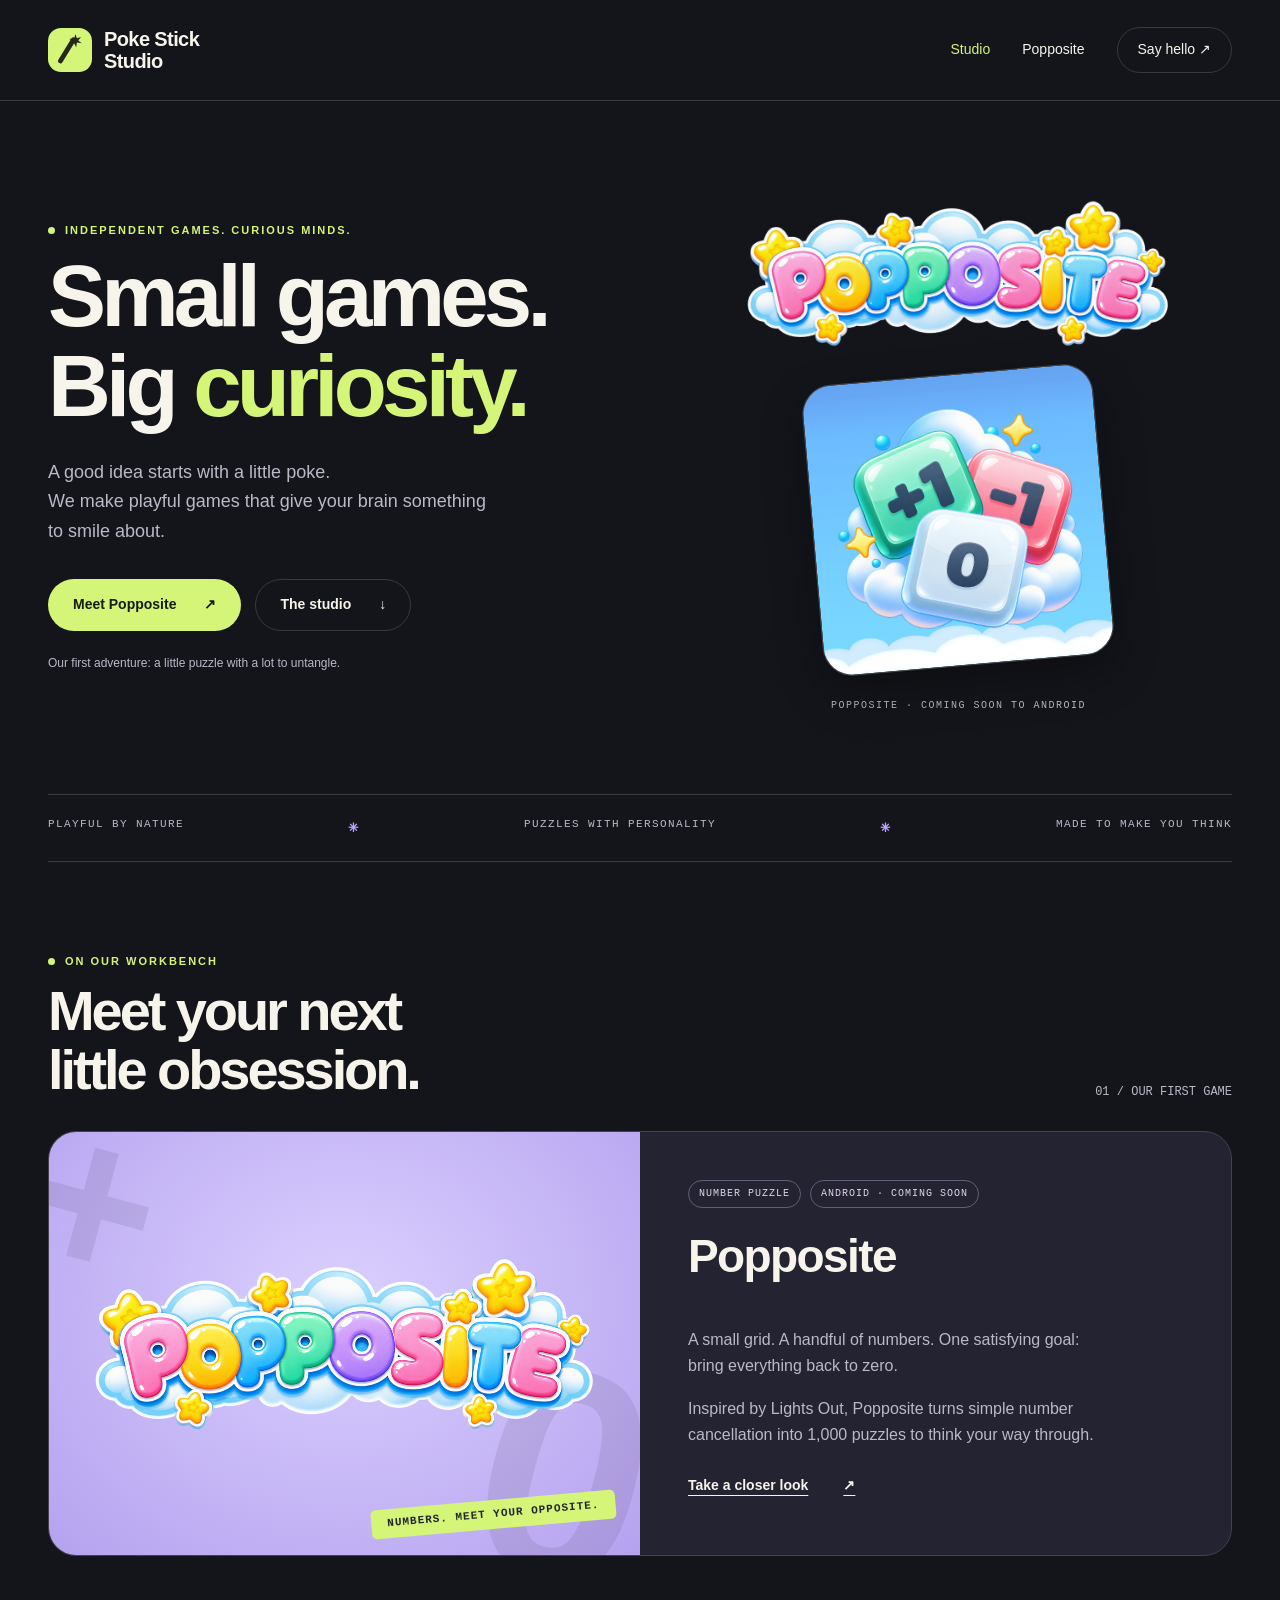
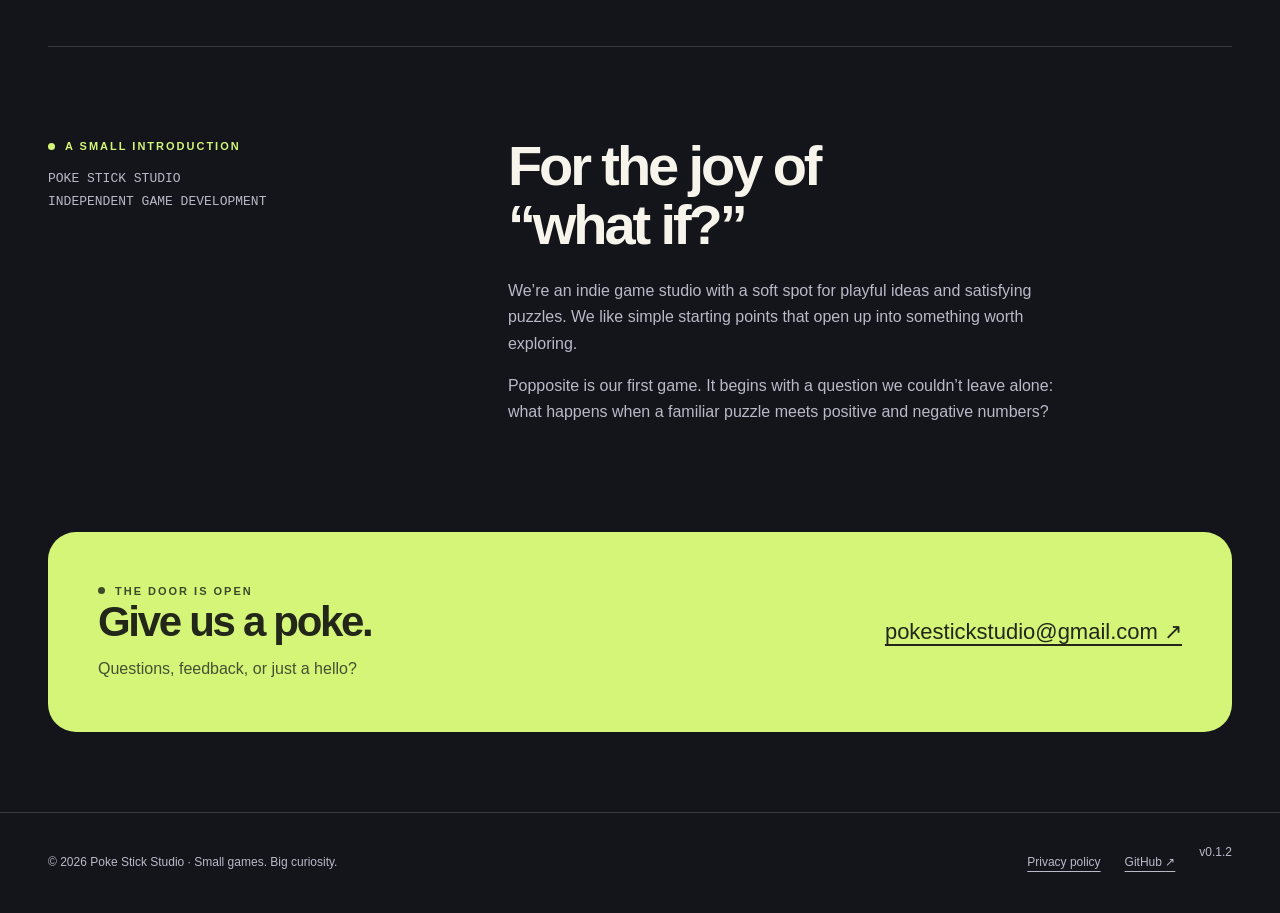
<file: index.html>
<!doctype html>
<html lang="en"><head><meta charset="utf-8"><meta name="viewport" content="width=device-width, initial-scale=1"><meta name="theme-color" content="#14151b"><title>Poke Stick Studio — Small games. Big curiosity.</title><meta name="description" content="An independent game studio making playful puzzles. Meet Popposite, our upcoming number puzzle game for Android."><link rel="canonical" href="https://mariusdirda.github.io/PokeStickStudio/"><meta property="og:type" content="website"><meta property="og:site_name" content="Poke Stick Studio"><meta property="og:title" content="Poke Stick Studio — Small games. Big curiosity."><meta property="og:description" content="An independent game studio making playful puzzles. Meet Popposite, our upcoming number puzzle game for Android."><meta property="og:url" content="https://mariusdirda.github.io/PokeStickStudio/"><link rel="icon" type="image/svg+xml" href="assets/favicon.svg"><link rel="stylesheet" href="assets/style.css"></head>
<body id="top"><a class="skip" href="#main">Skip to content</a><header><div class="wrap nav"><a class="brand" href="index.html" aria-label="Poke Stick Studio home"><img src="assets/favicon.svg" width="44" height="44" alt=""><span>Poke Stick<br>Studio</span></a><nav aria-label="Main navigation"><a href="index.html" aria-current="page">Studio</a><a href="games/popposite.html" >Popposite</a><a class="nav-contact" href="index.html#contact">Say hello <span aria-hidden="true">↗</span></a></nav></div></header>
<main id="main" class="wrap">
<section class="hero" aria-labelledby="hero-title"><div><p class="eyebrow">Independent games. Curious minds.</p><h1 id="hero-title">Small games.<br>Big <em>curiosity.</em></h1><p class="lead">A good idea starts with a little poke.<br>We make playful games that give your brain something to smile about.</p><div class="actions"><a class="button" href="games/popposite.html">Meet Popposite <span aria-hidden="true">↗</span></a><a class="button secondary" href="#about">The studio <span aria-hidden="true">↓</span></a></div><p class="hero-note">Our first adventure: a little puzzle with a lot to untangle.</p></div><div class="game-brand-art"><img class="popposite-logo" src="assets/branding/popposite-logo.png" width="1036" height="379" alt="Popposite"><img class="popposite-icon" src="assets/branding/popposite-icon.jpg" width="640" height="640" alt="Popposite game artwork: glossy positive, negative, and zero tiles on clouds."><span class="brand-caption">POPPOSITE · COMING SOON TO ANDROID</span></div></section>
<div class="ticker" aria-label="Studio interests"><span>PLAYFUL BY NATURE</span><b aria-hidden="true">✳</b><span>PUZZLES WITH PERSONALITY</span><b aria-hidden="true">✳</b><span>MADE TO MAKE YOU THINK</span></div>
<section class="block" aria-labelledby="games-title"><div class="section-top"><div><p class="eyebrow">On our workbench</p><h2 id="games-title">Meet your next<br>little obsession.</h2></div><span class="section-no">01 / OUR FIRST GAME</span></div><article class="game-card"><div class="game-visual branded-game-visual" aria-hidden="true"><img class="card-game-logo" src="assets/branding/popposite-logo.png" width="1036" height="379" loading="lazy" alt="Popposite"><span class="sticker">NUMBERS. MEET YOUR OPPOSITE.</span></div><div class="game-copy"><div class="pills"><span class="pill">NUMBER PUZZLE</span><span class="pill">ANDROID · COMING SOON</span></div><h3>Popposite</h3><p>A small grid. A handful of numbers. One satisfying goal: bring everything back to zero.</p><p>Inspired by Lights Out, Popposite turns simple number cancellation into 1,000 puzzles to think your way through.</p><a class="text-link" href="games/popposite.html">Take a closer look <span aria-hidden="true">↗</span></a></div></article></section>
<section class="block about" id="about" aria-labelledby="about-title"><div><p class="eyebrow">A small introduction</p><p class="about-label">POKE STICK STUDIO<br>INDEPENDENT GAME DEVELOPMENT</p></div><div><h2 id="about-title">For the joy of<br>“what if?”</h2><p>We’re an indie game studio with a soft spot for playful ideas and satisfying puzzles. We like simple starting points that open up into something worth exploring.</p><p>Popposite is our first game. It begins with a question we couldn’t leave alone: what happens when a familiar puzzle meets positive and negative numbers?</p></div></section>
<section class="contact" id="contact" aria-labelledby="contact-title"><div><p class="eyebrow">The door is open</p><h2 id="contact-title">Give us a poke.</h2><p>Questions, feedback, or just a hello?</p></div><a href="mailto:pokestickstudio@gmail.com">pokestickstudio@gmail.com <span aria-hidden="true">↗</span></a></section></main><footer><div class="wrap footer-row"><span>© 2026 Poke Stick Studio <span aria-hidden="true">·</span> Small games. Big curiosity.</span><div class="footer-links"><a href="privacy/popposite.html" >Privacy policy</a><a href="https://github.com/MariusDirda/PokeStickStudio">GitHub <span aria-hidden="true">↗</span></a><span>v0.1.2</span></div></div></footer></body></html>
</file>
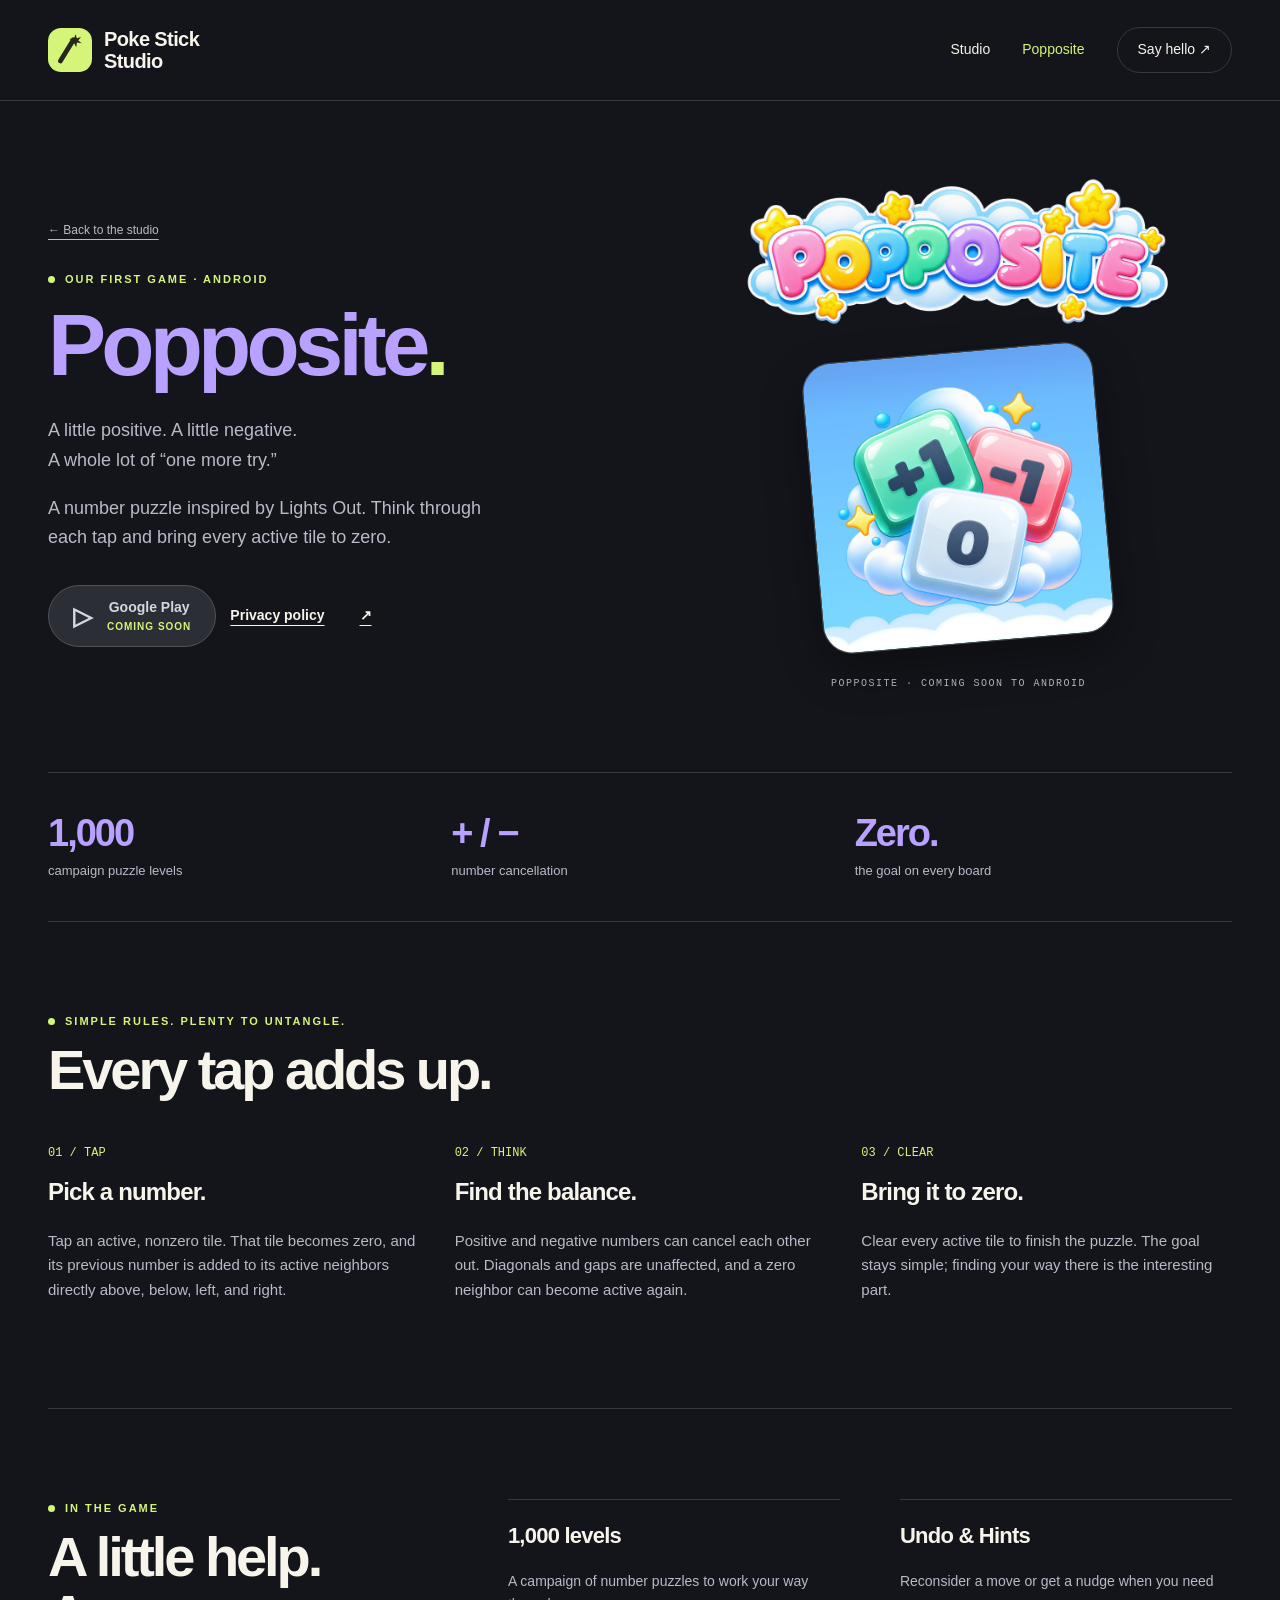
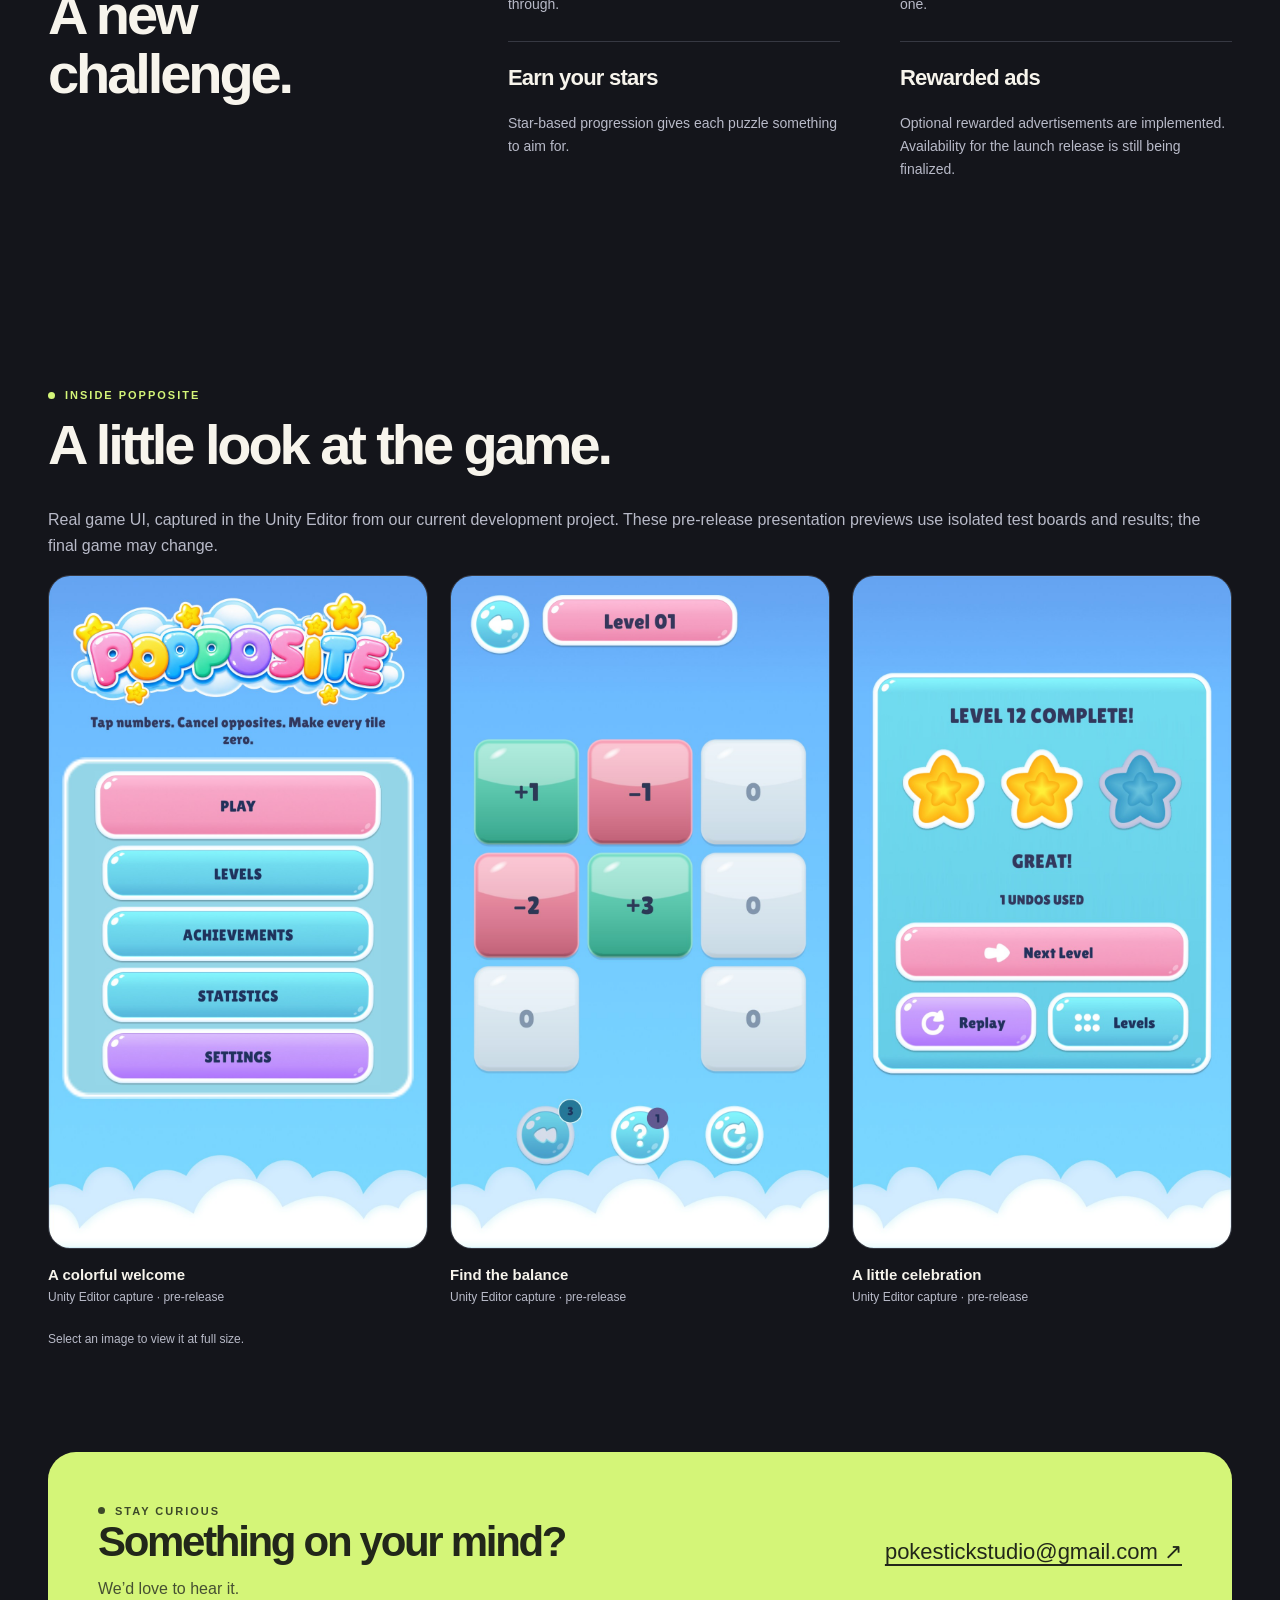
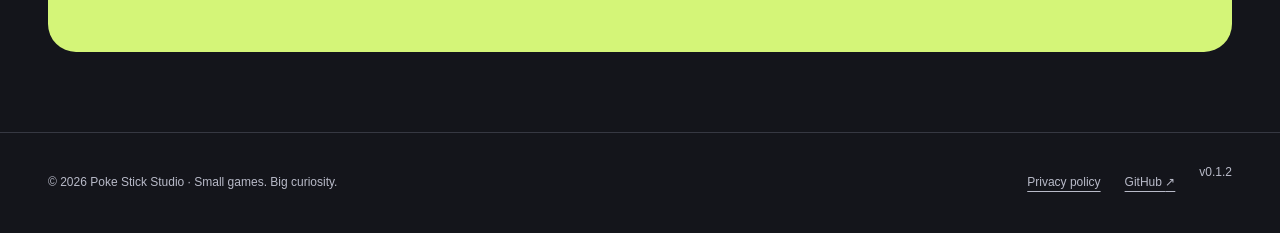
<file: games/popposite.html>
<!doctype html>
<html lang="en"><head><meta charset="utf-8"><meta name="viewport" content="width=device-width, initial-scale=1"><meta name="theme-color" content="#14151b"><title>Popposite — A number puzzle by Poke Stick Studio</title><meta name="description" content="Bring every number to zero. Discover Popposite: 1,000 number puzzles, Undo, Hints, and star-based progression. Coming soon to Android."><link rel="canonical" href="https://mariusdirda.github.io/PokeStickStudio/games/popposite.html"><meta property="og:type" content="website"><meta property="og:site_name" content="Poke Stick Studio"><meta property="og:title" content="Popposite — A number puzzle by Poke Stick Studio"><meta property="og:description" content="Bring every number to zero. Discover Popposite: 1,000 number puzzles, Undo, Hints, and star-based progression. Coming soon to Android."><meta property="og:url" content="https://mariusdirda.github.io/PokeStickStudio/games/popposite.html"><link rel="icon" type="image/svg+xml" href="../assets/favicon.svg"><link rel="stylesheet" href="../assets/style.css"></head>
<body id="top"><a class="skip" href="#main">Skip to content</a><header><div class="wrap nav"><a class="brand" href="../index.html" aria-label="Poke Stick Studio home"><img src="../assets/favicon.svg" width="44" height="44" alt=""><span>Poke Stick<br>Studio</span></a><nav aria-label="Main navigation"><a href="../index.html" >Studio</a><a href="../games/popposite.html" aria-current="page">Popposite</a><a class="nav-contact" href="../index.html#contact">Say hello <span aria-hidden="true">↗</span></a></nav></div></header>
<main id="main" class="wrap">
<section class="hero game-hero" aria-labelledby="game-title"><div><a class="breadcrumb" href="../index.html">← Back to the studio</a><p class="eyebrow" style="margin-top:28px">Our first game · Android</p><h1 id="game-title">Popposite<span style="color:var(--lime)">.</span></h1><p class="lead">A little positive. A little negative.<br>A whole lot of “one more try.”</p><p class="lead">A number puzzle inspired by Lights Out. Think through each tap and bring every active tile to zero.</p><div class="actions"><button class="button disabled" type="button" disabled aria-label="Google Play — coming soon, not yet available"><span class="play-icon" aria-hidden="true">▷</span><span>Google Play<small>Coming soon</small></span></button><a class="text-link" href="../privacy/popposite.html">Privacy policy <span aria-hidden="true">↗</span></a></div></div><div class="game-brand-art"><img class="popposite-logo" src="../assets/branding/popposite-logo.png" width="1036" height="379" alt="Popposite"><img class="popposite-icon" src="../assets/branding/popposite-icon.jpg" width="640" height="640" alt="Popposite game artwork: glossy positive, negative, and zero tiles on clouds."><span class="brand-caption">POPPOSITE · COMING SOON TO ANDROID</span></div></section>
<div class="facts"><div><strong>1,000</strong><span>campaign puzzle levels</span></div><div><strong>+ / −</strong><span>number cancellation</span></div><div><strong>Zero.</strong><span>the goal on every board</span></div></div>
<section class="block" aria-labelledby="how-title"><p class="eyebrow">Simple rules. Plenty to untangle.</p><h2 id="how-title">Every tap adds up.</h2><div class="steps"><div><span class="number">01 / TAP</span><h3>Pick a number.</h3><p>Tap an active, nonzero tile. That tile becomes zero, and its previous number is added to its active neighbors directly above, below, left, and right.</p></div><div><span class="number">02 / THINK</span><h3>Find the balance.</h3><p>Positive and negative numbers can cancel each other out. Diagonals and gaps are unaffected, and a zero neighbor can become active again.</p></div><div><span class="number">03 / CLEAR</span><h3>Bring it to zero.</h3><p>Clear every active tile to finish the puzzle. The goal stays simple; finding your way there is the interesting part.</p></div></div></section>
<section class="block about" aria-labelledby="features-title"><div><p class="eyebrow">In the game</p><h2 id="features-title">A little help.<br>A new challenge.</h2></div><div class="feature-list"><div class="feature"><h3>1,000 levels</h3><p>A campaign of number puzzles to work your way through.</p></div><div class="feature"><h3>Undo &amp; Hints</h3><p>Reconsider a move or get a nudge when you need one.</p></div><div class="feature"><h3>Earn your stars</h3><p>Star-based progression gives each puzzle something to aim for.</p></div><div class="feature"><h3>Rewarded ads</h3><p>Optional rewarded advertisements are implemented. Availability for the launch release is still being finalized.</p></div></div></section>
<section class="block" aria-labelledby="gallery-title"><div class="section-top"><div><p class="eyebrow">Inside Popposite</p><h2 id="gallery-title">A little look at the game.</h2></div></div><p>Real game UI, captured in the Unity Editor from our current development project. These pre-release presentation previews use isolated test boards and results; the final game may change.</p><div class="gallery screenshot-gallery"><figure><a class="screenshot-link" href="../assets/screenshots/popposite-menu.jpg" aria-label="View full-size menu screenshot"><img src="../assets/screenshots/popposite-menu.jpg" width="1080" height="1920" loading="lazy" decoding="async" alt="Popposite main menu with Play, Levels, Achievements, Statistics, and Settings buttons."></a><figcaption><strong>A colorful welcome</strong><br>Unity Editor capture · pre-release</figcaption></figure><figure><a class="screenshot-link" href="../assets/screenshots/popposite-gameplay.jpg" aria-label="View full-size gameplay screenshot"><img src="../assets/screenshots/popposite-gameplay.jpg" width="1080" height="1920" loading="lazy" decoding="async" alt="Popposite puzzle board with positive, negative, and zero tiles, plus Undo, Hint, and Restart controls."></a><figcaption><strong>Find the balance</strong><br>Unity Editor capture · pre-release</figcaption></figure><figure><a class="screenshot-link" href="../assets/screenshots/popposite-victory.jpg" aria-label="View full-size victory screenshot"><img src="../assets/screenshots/popposite-victory.jpg" width="1080" height="1920" loading="lazy" decoding="async" alt="Popposite level-complete screen showing earned stars and Next Level, Replay, and Levels buttons."></a><figcaption><strong>A little celebration</strong><br>Unity Editor capture · pre-release</figcaption></figure></div><p class="gallery-note">Select an image to view it at full size.</p></section>
<section class="contact" aria-labelledby="game-contact"><div><p class="eyebrow">Stay curious</p><h2 id="game-contact">Something on your mind?</h2><p>We’d love to hear it.</p></div><a href="mailto:pokestickstudio@gmail.com">pokestickstudio@gmail.com <span aria-hidden="true">↗</span></a></section></main><footer><div class="wrap footer-row"><span>© 2026 Poke Stick Studio <span aria-hidden="true">·</span> Small games. Big curiosity.</span><div class="footer-links"><a href="../privacy/popposite.html" >Privacy policy</a><a href="https://github.com/MariusDirda/PokeStickStudio">GitHub <span aria-hidden="true">↗</span></a><span>v0.1.2</span></div></div></footer></body></html>
</file>
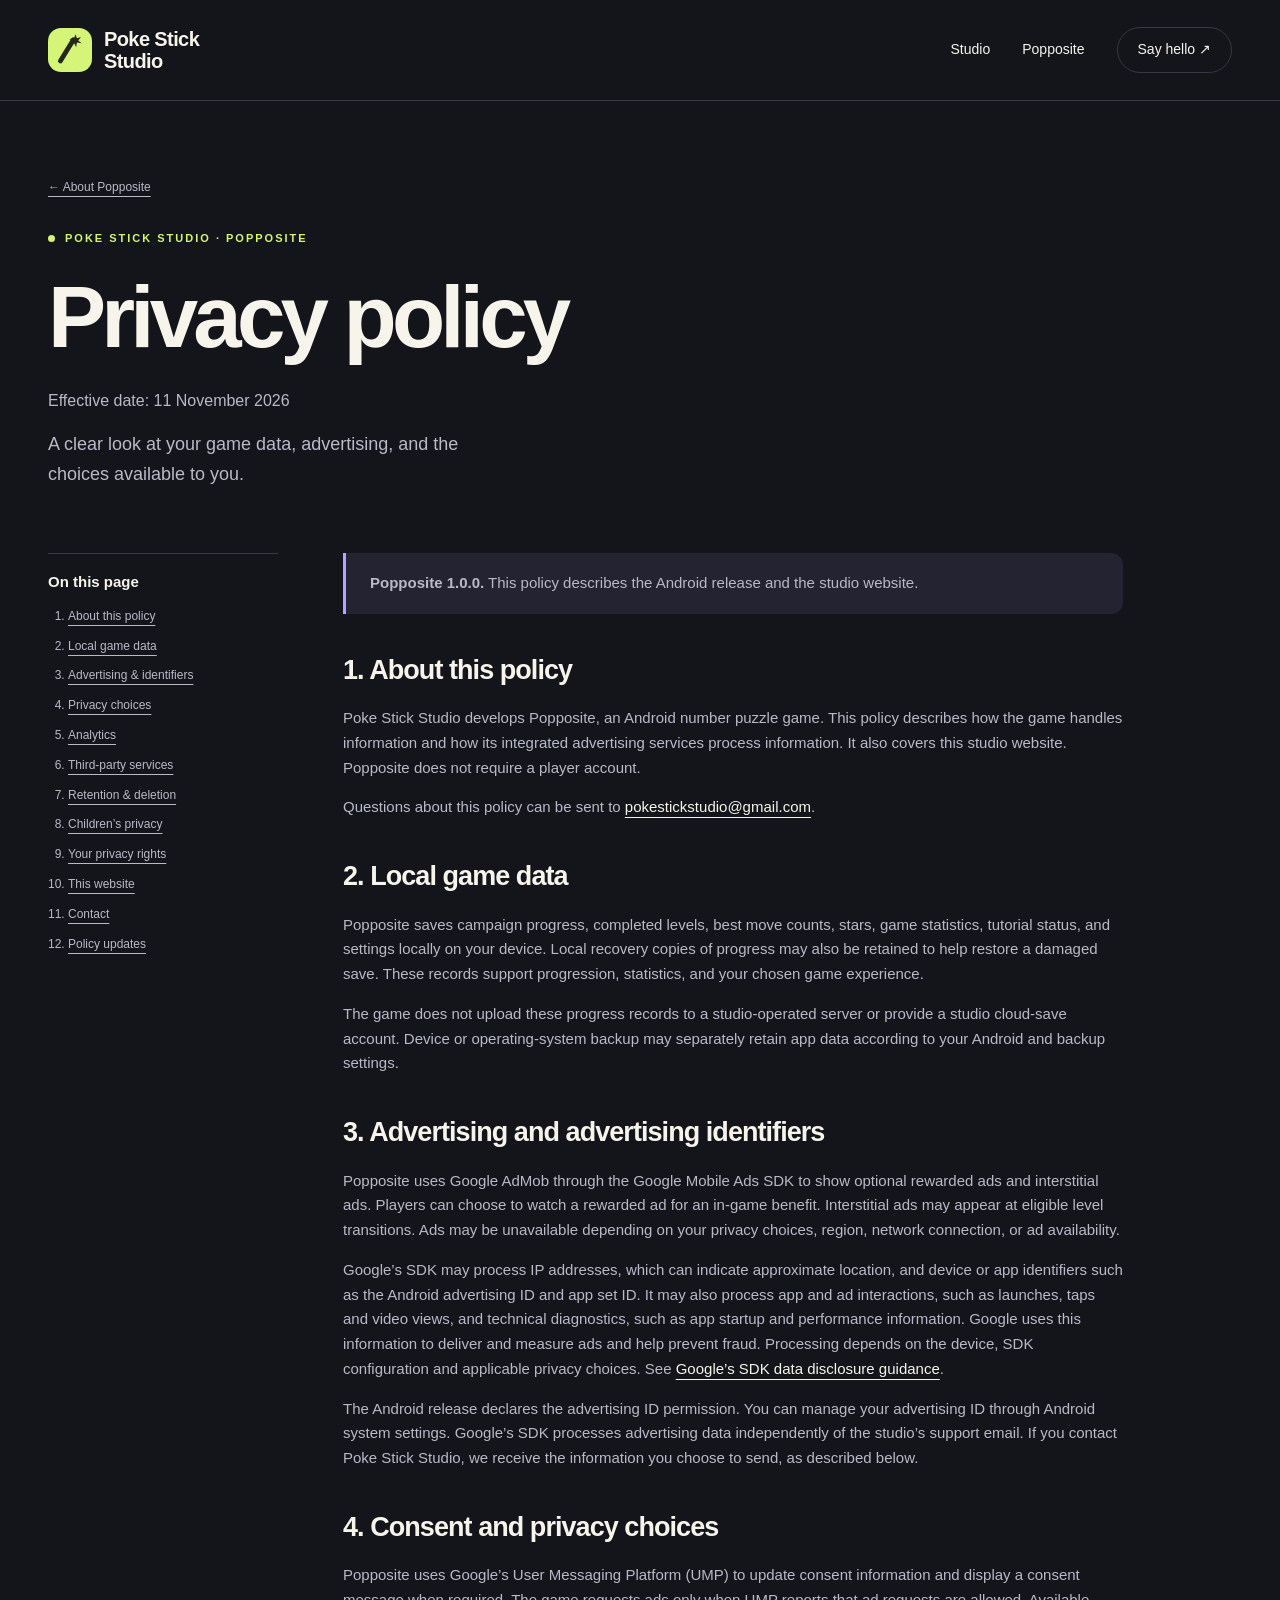
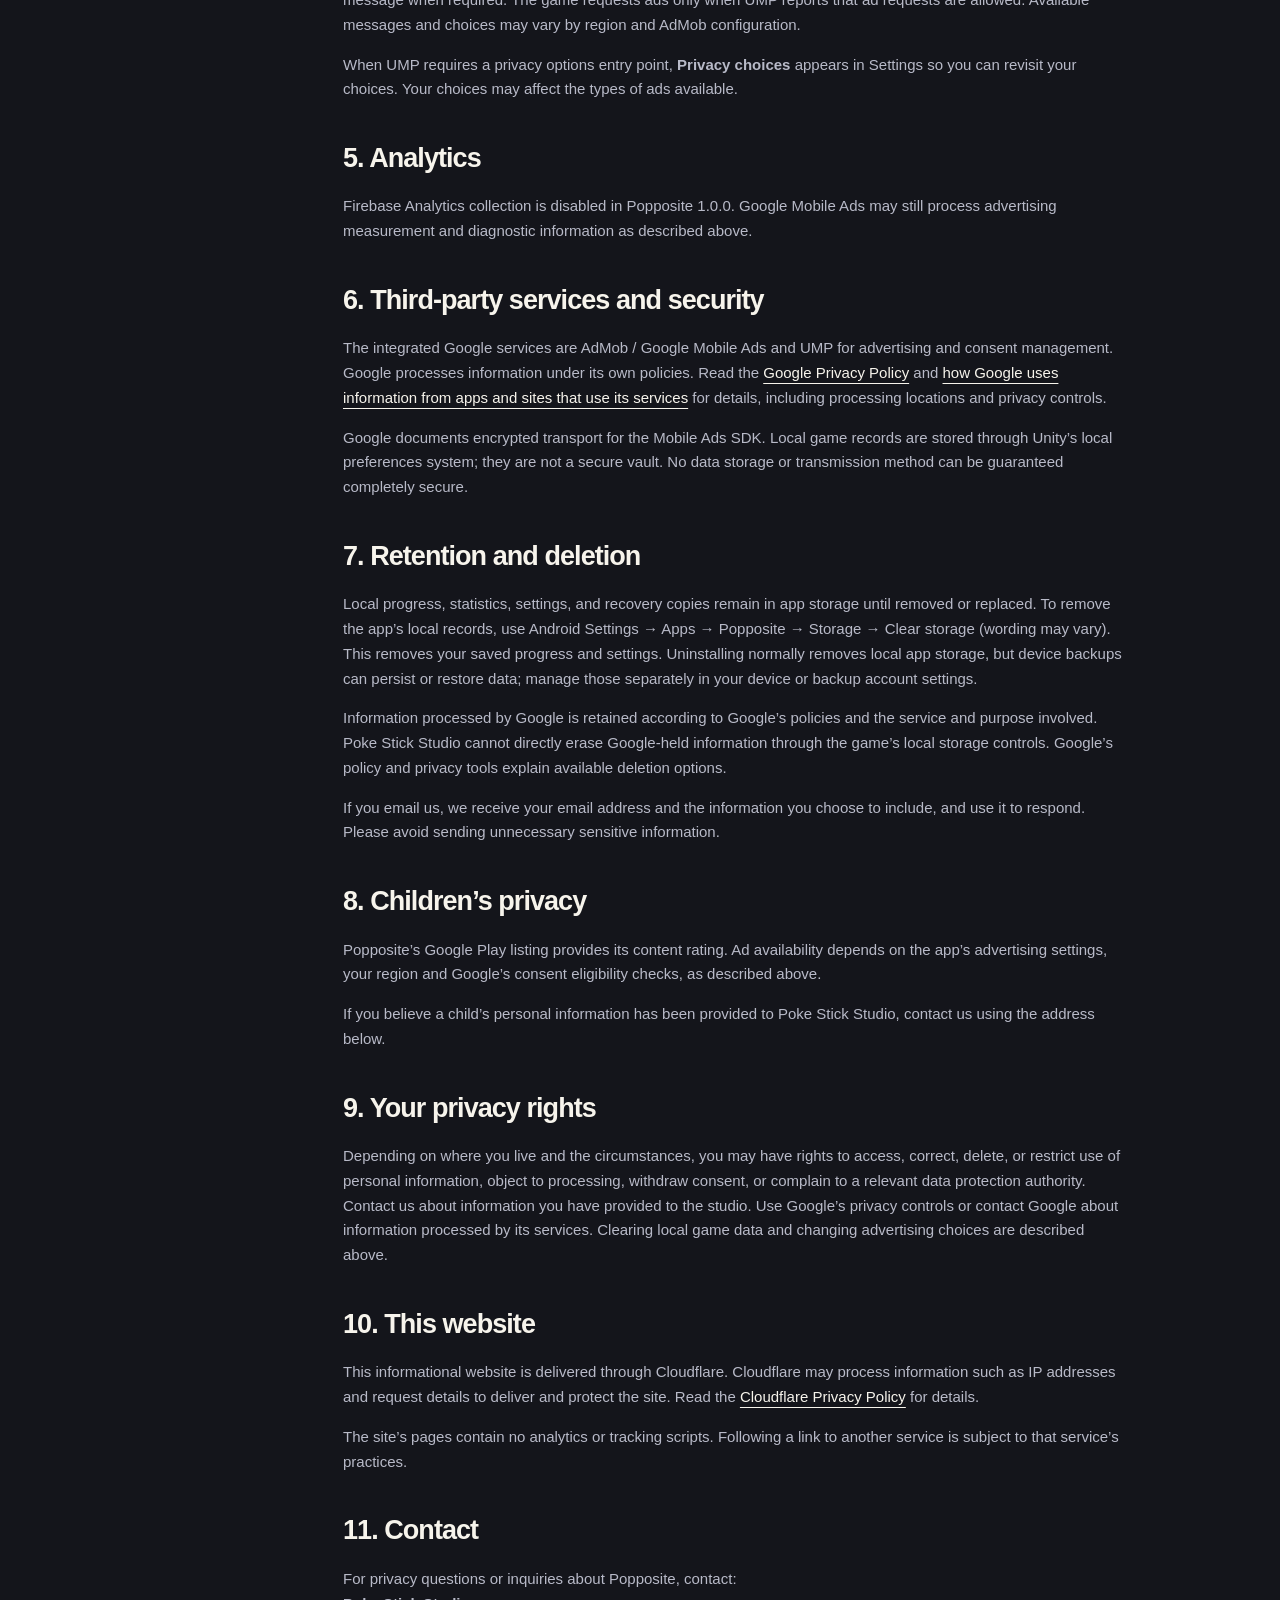
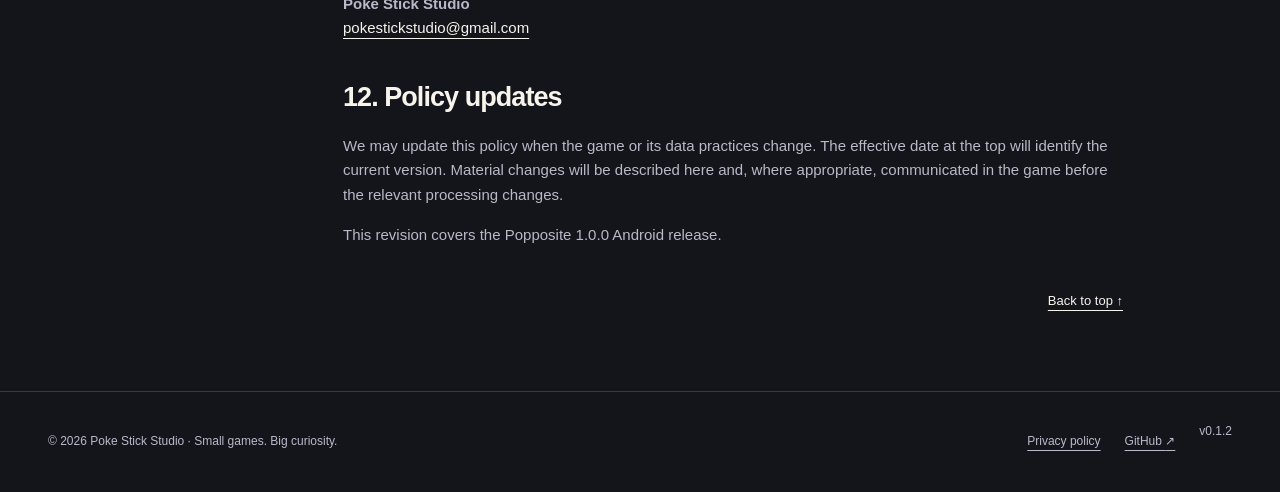
<file: privacy/popposite.html>
<!doctype html>
<html lang="en"><head><meta charset="utf-8"><meta name="viewport" content="width=device-width, initial-scale=1"><meta name="theme-color" content="#14151b"><title>Popposite Privacy Policy — Poke Stick Studio</title><meta name="description" content="How Popposite handles local game data, advertising, consent, and privacy choices. Privacy policy from Poke Stick Studio."><link rel="canonical" href="https://pokestick.com/privacy/popposite.html"><meta property="og:type" content="website"><meta property="og:site_name" content="Poke Stick Studio"><meta property="og:title" content="Popposite Privacy Policy — Poke Stick Studio"><meta property="og:description" content="How Popposite handles local game data, advertising, consent, and privacy choices. Privacy policy from Poke Stick Studio."><meta property="og:url" content="https://pokestick.com/privacy/popposite.html"><link rel="icon" type="image/svg+xml" href="../assets/favicon.svg"><link rel="stylesheet" href="../assets/style.css"></head>
<body id="top"><a class="skip" href="#main">Skip to content</a><header><div class="wrap nav"><a class="brand" href="../index.html" aria-label="Poke Stick Studio home"><img src="../assets/favicon.svg" width="44" height="44" alt=""><span>Poke Stick<br>Studio</span></a><nav aria-label="Main navigation"><a href="../index.html" >Studio</a><a href="../games/popposite.html" >Popposite</a><a class="nav-contact" href="../index.html#contact">Say hello <span aria-hidden="true">↗</span></a></nav></div></header>
<main id="main" class="wrap">
<div class="page-intro"><a class="breadcrumb" href="../games/popposite.html">← About Popposite</a><p class="eyebrow" style="margin-top:30px">Poke Stick Studio · Popposite</p><h1>Privacy policy</h1><p>Effective date: <time datetime="2026-11-11">11 November 2026</time></p><p class="lead">A clear look at your game data, advertising, and the choices available to you.</p></div>
<div class="policy-layout"><aside class="contents" aria-label="Policy contents"><h2>On this page</h2><ol><li><a href="#scope">About this policy</a></li><li><a href="#local">Local game data</a></li><li><a href="#ads">Advertising & identifiers</a></li><li><a href="#consent">Privacy choices</a></li><li><a href="#analytics">Analytics</a></li><li><a href="#services">Third-party services</a></li><li><a href="#retention">Retention & deletion</a></li><li><a href="#children">Children’s privacy</a></li><li><a href="#rights">Your privacy rights</a></li><li><a href="#website">This website</a></li><li><a href="#contact">Contact</a></li><li><a href="#updates">Policy updates</a></li></ol></aside><article class="policy" aria-label="Popposite privacy policy">
<div class="notice"><p><strong>Popposite 1.0.0.</strong> This policy describes the Android release and the studio website.</p></div>
<section id="scope"><h2>1. About this policy</h2><p>Poke Stick Studio develops Popposite, an Android number puzzle game. This policy describes how the game handles information and how its integrated advertising services process information. It also covers this studio website. Popposite does not require a player account.</p><p>Questions about this policy can be sent to <a href="mailto:pokestickstudio@gmail.com">pokestickstudio@gmail.com</a>.</p></section>
<section id="local"><h2>2. Local game data</h2><p>Popposite saves campaign progress, completed levels, best move counts, stars, game statistics, tutorial status, and settings locally on your device. Local recovery copies of progress may also be retained to help restore a damaged save. These records support progression, statistics, and your chosen game experience.</p><p>The game does not upload these progress records to a studio-operated server or provide a studio cloud-save account. Device or operating-system backup may separately retain app data according to your Android and backup settings.</p></section>
<section id="ads"><h2>3. Advertising and advertising identifiers</h2><p>Popposite uses Google AdMob through the Google Mobile Ads SDK to show optional rewarded ads and interstitial ads. Players can choose to watch a rewarded ad for an in-game benefit. Interstitial ads may appear at eligible level transitions. Ads may be unavailable depending on your privacy choices, region, network connection, or ad availability.</p><p>Google’s SDK may process IP addresses, which can indicate approximate location, and device or app identifiers such as the Android advertising ID and app set ID. It may also process app and ad interactions, such as launches, taps and video views, and technical diagnostics, such as app startup and performance information. Google uses this information to deliver and measure ads and help prevent fraud. Processing depends on the device, SDK configuration and applicable privacy choices. See <a href="https://developers.google.com/admob/unity/privacy/play-data-disclosure">Google’s SDK data disclosure guidance</a>.</p><p>The Android release declares the advertising ID permission. You can manage your advertising ID through Android system settings. Google’s SDK processes advertising data independently of the studio’s support email. If you contact Poke Stick Studio, we receive the information you choose to send, as described below.</p></section>
<section id="consent"><h2>4. Consent and privacy choices</h2><p>Popposite uses Google’s User Messaging Platform (UMP) to update consent information and display a consent message when required. The game requests ads only when UMP reports that ad requests are allowed. Available messages and choices may vary by region and AdMob configuration.</p><p>When UMP requires a privacy options entry point, <strong>Privacy choices</strong> appears in Settings so you can revisit your choices. Your choices may affect the types of ads available.</p></section>
<section id="analytics"><h2>5. Analytics</h2><p>Firebase Analytics collection is disabled in Popposite 1.0.0. Google Mobile Ads may still process advertising measurement and diagnostic information as described above.</p></section>
<section id="services"><h2>6. Third-party services and security</h2><p>The integrated Google services are AdMob / Google Mobile Ads and UMP for advertising and consent management. Google processes information under its own policies. Read the <a href="https://policies.google.com/privacy">Google Privacy Policy</a> and <a href="https://policies.google.com/technologies/partner-sites">how Google uses information from apps and sites that use its services</a> for details, including processing locations and privacy controls.</p><p>Google documents encrypted transport for the Mobile Ads SDK. Local game records are stored through Unity’s local preferences system; they are not a secure vault. No data storage or transmission method can be guaranteed completely secure.</p></section>
<section id="retention"><h2>7. Retention and deletion</h2><p>Local progress, statistics, settings, and recovery copies remain in app storage until removed or replaced. To remove the app’s local records, use Android Settings → Apps → Popposite → Storage → Clear storage (wording may vary). This removes your saved progress and settings. Uninstalling normally removes local app storage, but device backups can persist or restore data; manage those separately in your device or backup account settings.</p><p>Information processed by Google is retained according to Google’s policies and the service and purpose involved. Poke Stick Studio cannot directly erase Google-held information through the game’s local storage controls. Google’s policy and privacy tools explain available deletion options.</p><p>If you email us, we receive your email address and the information you choose to include, and use it to respond. Please avoid sending unnecessary sensitive information.</p></section>
<section id="children"><h2>8. Children’s privacy</h2><p>Popposite’s Google Play listing provides its content rating. Ad availability depends on the app’s advertising settings, your region and Google’s consent eligibility checks, as described above.</p><p>If you believe a child’s personal information has been provided to Poke Stick Studio, contact us using the address below.</p></section>
<section id="rights"><h2>9. Your privacy rights</h2><p>Depending on where you live and the circumstances, you may have rights to access, correct, delete, or restrict use of personal information, object to processing, withdraw consent, or complain to a relevant data protection authority. Contact us about information you have provided to the studio. Use Google’s privacy controls or contact Google about information processed by its services. Clearing local game data and changing advertising choices are described above.</p></section>
<section id="website"><h2>10. This website</h2><p>This informational website is delivered through Cloudflare. Cloudflare may process information such as IP addresses and request details to deliver and protect the site. Read the <a href="https://www.cloudflare.com/privacypolicy/">Cloudflare Privacy Policy</a> for details.</p><p>The site’s pages contain no analytics or tracking scripts. Following a link to another service is subject to that service’s practices.</p></section>
<section id="contact"><h2>11. Contact</h2><p>For privacy questions or inquiries about Popposite, contact:<br><strong>Poke Stick Studio</strong><br><a href="mailto:pokestickstudio@gmail.com">pokestickstudio@gmail.com</a></p></section>
<section id="updates"><h2>12. Policy updates</h2><p>We may update this policy when the game or its data practices change. The effective date at the top will identify the current version. Material changes will be described here and, where appropriate, communicated in the game before the relevant processing changes.</p><p>This revision covers the Popposite 1.0.0 Android release.</p></section><a class="back-top" href="#top">Back to top ↑</a></article></div></main><footer><div class="wrap footer-row"><span>© 2026 Poke Stick Studio <span aria-hidden="true">·</span> Small games. Big curiosity.</span><div class="footer-links"><a href="../privacy/popposite.html" aria-current="page">Privacy policy</a><a href="https://github.com/MariusDirda/PokeStickStudio">GitHub <span aria-hidden="true">↗</span></a><span>v0.1.2</span></div></div></footer></body></html>
</file>
<file: assets/style.css>
:root{color-scheme:dark;--bg:#14151b;--panel:#1e2029;--ink:#f7f4ec;--muted:#b8bac8;--lime:#d4f578;--purple:#b9a1ff;--line:#363842;--pink:#f1b6d0}*{box-sizing:border-box}html{scroll-behavior:smooth;scroll-padding-top:28px}body{margin:0;background:var(--bg);color:var(--ink);font-family:Arial,Helvetica,sans-serif;line-height:1.65}a{color:inherit;text-underline-offset:5px}a:hover{color:var(--lime)}a:focus-visible,button:focus-visible,summary:focus-visible{outline:3px solid var(--lime);outline-offset:6px}button,a{-webkit-tap-highlight-color:transparent}button{font:inherit}.wrap{width:min(1184px,calc(100% - 64px));margin:auto}.skip{position:absolute;top:-80px;left:20px;padding:12px;background:var(--lime);color:var(--bg);z-index:9}.skip:focus{top:12px}header{border-bottom:1px solid var(--line)}.nav{min-height:100px;display:flex;align-items:center;justify-content:space-between;gap:24px}.brand{display:flex;align-items:center;gap:12px;text-decoration:none;font-weight:800;line-height:1.1;letter-spacing:-.6px;font-size:20px}.brand img{width:44px;height:44px}.brand span{max-width:110px}nav{display:flex;align-items:center;gap:32px;font-size:14px}nav a{text-decoration:none;padding:12px 0}nav a[aria-current=page]{color:var(--lime)}.nav-contact{border:1px solid var(--line);padding:10px 20px;border-radius:30px}.eyebrow{text-transform:uppercase;letter-spacing:2px;font-size:11px;font-weight:700;color:var(--lime);display:flex;align-items:center;gap:10px}.eyebrow:before{content:'';width:7px;height:7px;background:currentColor;border-radius:50%}h1,h2,h3,p{margin-top:0}h1,h2,h3{line-height:1.04;letter-spacing:-.055em}h1{font-size:clamp(52px,6.8vw,90px);font-weight:800;margin-bottom:26px}h2{font-size:clamp(36px,4.4vw,56px);font-weight:750}h3{font-size:25px;letter-spacing:-.035em}p{color:var(--muted)}.lead{font-size:18px;max-width:450px}.hero{display:grid;grid-template-columns:1.1fr 1fr;gap:35px;align-items:center;padding:82px 0 70px;min-height:650px}.hero h1 em{font-style:normal;color:var(--lime)}.actions{display:flex;flex-wrap:wrap;gap:14px;align-items:center;margin-top:32px}.button{display:inline-flex;align-items:center;justify-content:center;gap:28px;min-height:52px;padding:12px 24px;border:1px solid transparent;border-radius:50px;background:var(--lime);color:#181b10;font-size:14px;font-weight:700;text-decoration:none;transition:transform .2s,background .2s}.button:hover{transform:translateY(-3px);background:#e4ffa3;color:#181b10}.button.secondary{color:var(--ink);border-color:var(--line);background:transparent}.button.secondary:hover{border-color:var(--lime)}.hero-note{font-size:12px;margin-top:23px}.hero-art{position:relative;min-height:440px;display:grid;place-items:center;isolation:isolate}.orbit{position:absolute;width:365px;height:365px;border:1px solid #3a3c46;border-radius:50%;transform:rotate(-20deg)}.orbit:after{content:'';position:absolute;inset:-35px;border:1px dashed #363842;border-radius:50%}.abstract-grid{width:305px;display:grid;grid-template-columns:repeat(3,1fr);gap:11px;transform:rotate(-10deg);z-index:1}.tile{aspect-ratio:1;border-radius:24px;background:var(--purple);display:grid;place-items:center;font-size:45px;font-weight:700;line-height:1;color:#252336;box-shadow:0 8px 0 #0c0d1233}.tile:nth-child(3n+2){background:var(--lime);color:#313b1c}.tile:nth-child(3n){background:var(--pink)}.tile:nth-child(5){background:#efeee7;transform:rotate(12deg)}.tile.zero{background:#2d3038;color:#858995}.sticker{position:absolute;background:var(--ink);color:#23252c;padding:7px 16px;border-radius:5px;font:700 11px/1.4 monospace;letter-spacing:1px;transform:rotate(8deg);right:0;bottom:45px;z-index:2}.spark{position:absolute;color:var(--lime);font-size:60px;top:8px;right:12px;line-height:1;animation:turn 12s linear infinite}.small-spark{position:absolute;left:12px;bottom:36px;color:var(--pink);font-size:40px}.art-caption{position:absolute;bottom:0;font-size:10px;text-transform:uppercase;letter-spacing:1.5px;color:var(--muted)}.ticker{border-block:1px solid var(--line);padding:22px 0;display:flex;justify-content:space-between;gap:16px;font:11px/1.4 monospace;letter-spacing:1.4px;color:var(--muted)}.ticker b{color:var(--purple);font-size:16px}section.block{padding:90px 0}.section-top{display:flex;align-items:end;justify-content:space-between;gap:24px;margin-bottom:32px}.section-top h2{margin:12px 0 0}.section-no{font:12px monospace;color:var(--muted)}.game-card{background:#242331;border:1px solid #454053;border-radius:28px;display:grid;grid-template-columns:1fr 1fr;overflow:hidden}.game-visual{min-height:370px;background:#bdaafa;position:relative;display:grid;place-items:center;overflow:hidden}.game-word{font-size:clamp(46px,5vw,72px);color:#242134;font-weight:850;letter-spacing:-5px;transform:rotate(-8deg);z-index:1}.game-visual:before,.game-visual:after{content:'+';position:absolute;font-size:220px;color:#29213b19;font-weight:700;line-height:1;left:-20px;top:-40px;transform:rotate(15deg)}.game-visual:after{content:'0';left:auto;top:auto;right:-8px;bottom:-70px;font-size:300px}.game-visual .sticker{background:var(--lime);right:24px;bottom:26px;transform:rotate(-5deg)}.game-copy{padding:48px}.pills{display:flex;gap:9px;flex-wrap:wrap;margin-bottom:25px}.pill{font:10px/1.4 monospace;letter-spacing:1px;border:1px solid #655d78;border-radius:30px;padding:6px 10px;color:#ded5ef}.game-copy h3{font-size:46px}.game-copy p{max-width:420px}.text-link{display:inline-flex;align-items:center;gap:35px;font-size:14px;font-weight:700;padding:10px 0}.about{display:grid;grid-template-columns:.7fr 1.3fr;gap:70px;border-top:1px solid var(--line)}.about h2{max-width:600px;margin-bottom:24px}.about p{max-width:570px}.about-label{font:13px/1.8 monospace;color:var(--muted)}.contact{border-radius:28px;padding:50px;background:var(--lime);color:#22271a;display:flex;align-items:center;justify-content:space-between;gap:32px;margin-bottom:80px}.contact h2{margin-bottom:12px;font-size:42px}.contact p{color:#465032;margin-bottom:0}.contact a{font-size:clamp(14px,2vw,22px);overflow-wrap:anywhere}.contact .eyebrow{color:#3d4929}footer{border-top:1px solid var(--line);padding:30px 0}.footer-row{display:flex;align-items:center;justify-content:space-between;gap:24px;font-size:12px;color:var(--muted)}.footer-links{display:flex;gap:24px}.footer-links a{padding-block:10px}.page-intro{padding:72px 0 45px;max-width:820px}.page-intro h1{margin-top:24px}.breadcrumb{font-size:12px;color:var(--muted)}.game-hero{padding-top:60px;min-height:580px}.game-hero h1{color:var(--purple)}.disabled{background:#2b2e35;color:#d5d6de;border:1px solid #50535e;cursor:default;min-height:62px;gap:15px;line-height:1.3}.disabled:hover{background:#2b2e35;color:#d5d6de;transform:none}.disabled small{display:block;font-size:10px;text-transform:uppercase;letter-spacing:1px;color:var(--lime);margin-top:4px}.play-icon{font-size:25px}.facts{display:grid;grid-template-columns:repeat(3,1fr);gap:26px;border-block:1px solid var(--line);padding:38px 0}.facts strong{font-size:38px;letter-spacing:-2px;color:var(--purple);display:block;line-height:1.2}.facts span{font-size:13px;color:var(--muted)}.steps{display:grid;grid-template-columns:repeat(3,1fr);gap:36px;margin-top:42px}.steps .number{display:block;font:12px monospace;color:var(--lime);margin-bottom:20px}.steps h3{font-size:24px}.steps p{font-size:15px}.feature-list{display:grid;grid-template-columns:1fr 1fr;gap:0 60px}.feature{padding:25px 0;border-top:1px solid var(--line)}.feature h3{font-size:22px}.feature p{font-size:14px;margin-bottom:0}.gallery{display:grid;grid-template-columns:repeat(3,1fr);gap:22px}.placeholder{aspect-ratio:9/14;border:1px dashed #666171;border-radius:22px;background:repeating-linear-gradient(135deg,#21212b,#21212b 12px,#22232d 12px,#22232d 13px);display:flex;align-items:center;justify-content:center;flex-direction:column;text-align:center;padding:25px;gap:12px;color:var(--muted)}.placeholder span{font-size:40px;color:var(--purple)}.placeholder strong{color:var(--ink);font-size:16px}.placeholder small{font:10px monospace;letter-spacing:1px}.gallery figure{margin:0}.gallery figcaption{font-size:12px;color:var(--muted);margin-top:14px}.notice{border-left:3px solid var(--purple);padding:18px 24px;background:#242331;border-radius:0 12px 12px 0;font-size:14px}.notice p:last-child{margin-bottom:0}.policy-layout{display:grid;grid-template-columns:230px 1fr;gap:65px;padding-bottom:80px;align-items:start}.contents{position:sticky;top:25px;border-top:1px solid var(--line);padding-top:20px}.contents h2{font-size:15px;letter-spacing:0}.contents ol{padding-left:20px;color:var(--muted);font-size:12px}.contents li{padding:5px 0}.policy{max-width:780px}.policy section{margin:42px 0}.policy h2{font-size:27px;letter-spacing:-.035em}.policy h3{font-size:19px;margin-top:25px;letter-spacing:-.02em}.policy p,.policy li{font-size:15px;color:var(--muted)}.policy li{margin-bottom:10px}.policy a{color:var(--ink)}.policy .notice{margin-bottom:28px}.review{color:#e9d6a2!important}.back-top{display:block;text-align:right;font-size:13px;margin-top:35px}@keyframes turn{to{transform:rotate(360deg)}}@media(min-width:900px){.hero-art .abstract-grid{animation:float 7s ease-in-out infinite}@keyframes float{50%{transform:translateY(-10px) rotate(-7deg)}}}@media(max-width:800px){.wrap{width:calc(100% - 40px)}.nav{min-height:88px;gap:12px}nav{gap:18px}.nav-contact{display:none}.hero{grid-template-columns:1fr;padding:55px 0;gap:20px}.hero h1{max-width:650px}.hero-art{min-height:410px;max-width:480px;width:100%;margin:auto}.hero .lead{max-width:540px}.ticker{font-size:9px;letter-spacing:.5px}.game-card{grid-template-columns:1fr}.game-visual{min-height:300px}.game-word{font-size:72px}.game-copy{padding:32px}.about{grid-template-columns:1fr;gap:25px}.contact{padding:32px;align-items:start;flex-direction:column}.steps{gap:25px}.gallery{gap:12px}.placeholder{padding:15px}.placeholder strong{font-size:14px}.policy-layout{grid-template-columns:1fr;gap:30px}.contents{position:static}.contents ol{columns:2;column-gap:30px}.page-intro h1{font-size:58px}}@media(max-width:480px){.wrap{width:calc(100% - 36px)}.brand{font-size:16px;gap:8px}.brand img{width:35px;height:35px}.brand span{max-width:90px}nav{gap:18px;font-size:12px}.hero h1{font-size:56px}.hero-art{min-height:360px}.abstract-grid{width:258px;gap:9px}.tile{font-size:37px;border-radius:20px}.orbit{width:290px;height:290px}.orbit:after{inset:-22px}.sticker{bottom:29px;right:2px;font-size:9px}.spark{font-size:45px;right:5px}.ticker{flex-wrap:wrap;justify-content:center;gap:10px 20px}.ticker b{font-size:12px}section.block{padding:60px 0}.section-top{align-items:start}.game-visual{min-height:260px}.game-word{font-size:58px}.game-copy h3{font-size:38px}.game-copy{padding:26px}.contact{padding:28px 24px;margin-bottom:55px}.contact h2{font-size:35px}.footer-row{align-items:start;flex-direction:column;gap:12px}.footer-links{gap:18px}.facts{gap:12px}.facts strong{font-size:28px}.facts span{font-size:11px}.steps,.feature-list{grid-template-columns:1fr}.steps{gap:20px}.steps .number{margin-bottom:12px}.gallery{grid-template-columns:1fr;gap:28px}.placeholder{aspect-ratio:9/11;max-width:290px;margin:auto}.gallery figcaption{text-align:center}.page-intro{padding-top:45px}.page-intro h1{font-size:47px}.contents ol{columns:1}.policy-layout{padding-bottom:50px}.policy h2{font-size:25px}.notice{padding:16px 18px}.game-hero{padding-top:45px}.eyebrow{font-size:10px;letter-spacing:1.5px}}@media(prefers-reduced-motion:reduce){html{scroll-behavior:auto}*,*:before,*:after{animation:none!important;transition:none!important}}
.hero-art{overflow:clip}
@media(max-width:480px){.game-hero h1{font-size:clamp(48px,13vw,56px)}}

.screenshot-link{display:block;border:1px solid var(--line);border-radius:22px;overflow:hidden;background:#69bdf6;transition:transform .2s,border-color .2s}.screenshot-link:hover{transform:translateY(-4px);border-color:var(--purple)}.screenshot-link img{display:block;width:100%;height:auto;aspect-ratio:9/16}.screenshot-gallery figcaption strong{color:var(--ink);font-size:15px}.gallery-note{font-size:12px;margin-top:22px}.screenshot-gallery figure{min-width:0}@media(max-width:480px){.screenshot-gallery figure{max-width:320px;width:100%;margin-inline:auto}}

.game-brand-art{display:flex;flex-direction:column;align-items:center;justify-content:center;gap:20px;padding:10px 18px;min-width:0}.popposite-logo{display:block;width:min(100%,440px);height:auto}.popposite-icon{display:block;width:min(72%,292px);height:auto;border-radius:30px;border:1px solid #ffffff35;box-shadow:0 18px 45px #0005;transform:rotate(-5deg)}.brand-caption{font:10px/1.6 monospace;letter-spacing:1.5px;text-align:center;color:var(--muted);margin-top:12px}.card-game-logo{display:block;width:88%;height:auto;position:relative;z-index:1}.branded-game-visual{background:radial-gradient(ellipse at 50% 40%,#dbd0ff,#b5a2ef)}@media(max-width:800px){.game-brand-art{width:min(100%,480px);margin:auto;padding-block:25px}.popposite-icon{width:64%;max-width:280px}}@media(max-width:480px){.game-brand-art{gap:18px;padding-inline:8px}.brand-caption{font-size:9px;letter-spacing:1px}.popposite-icon{width:76%;border-radius:24px}.branded-game-visual{min-height:260px}}
</file>
